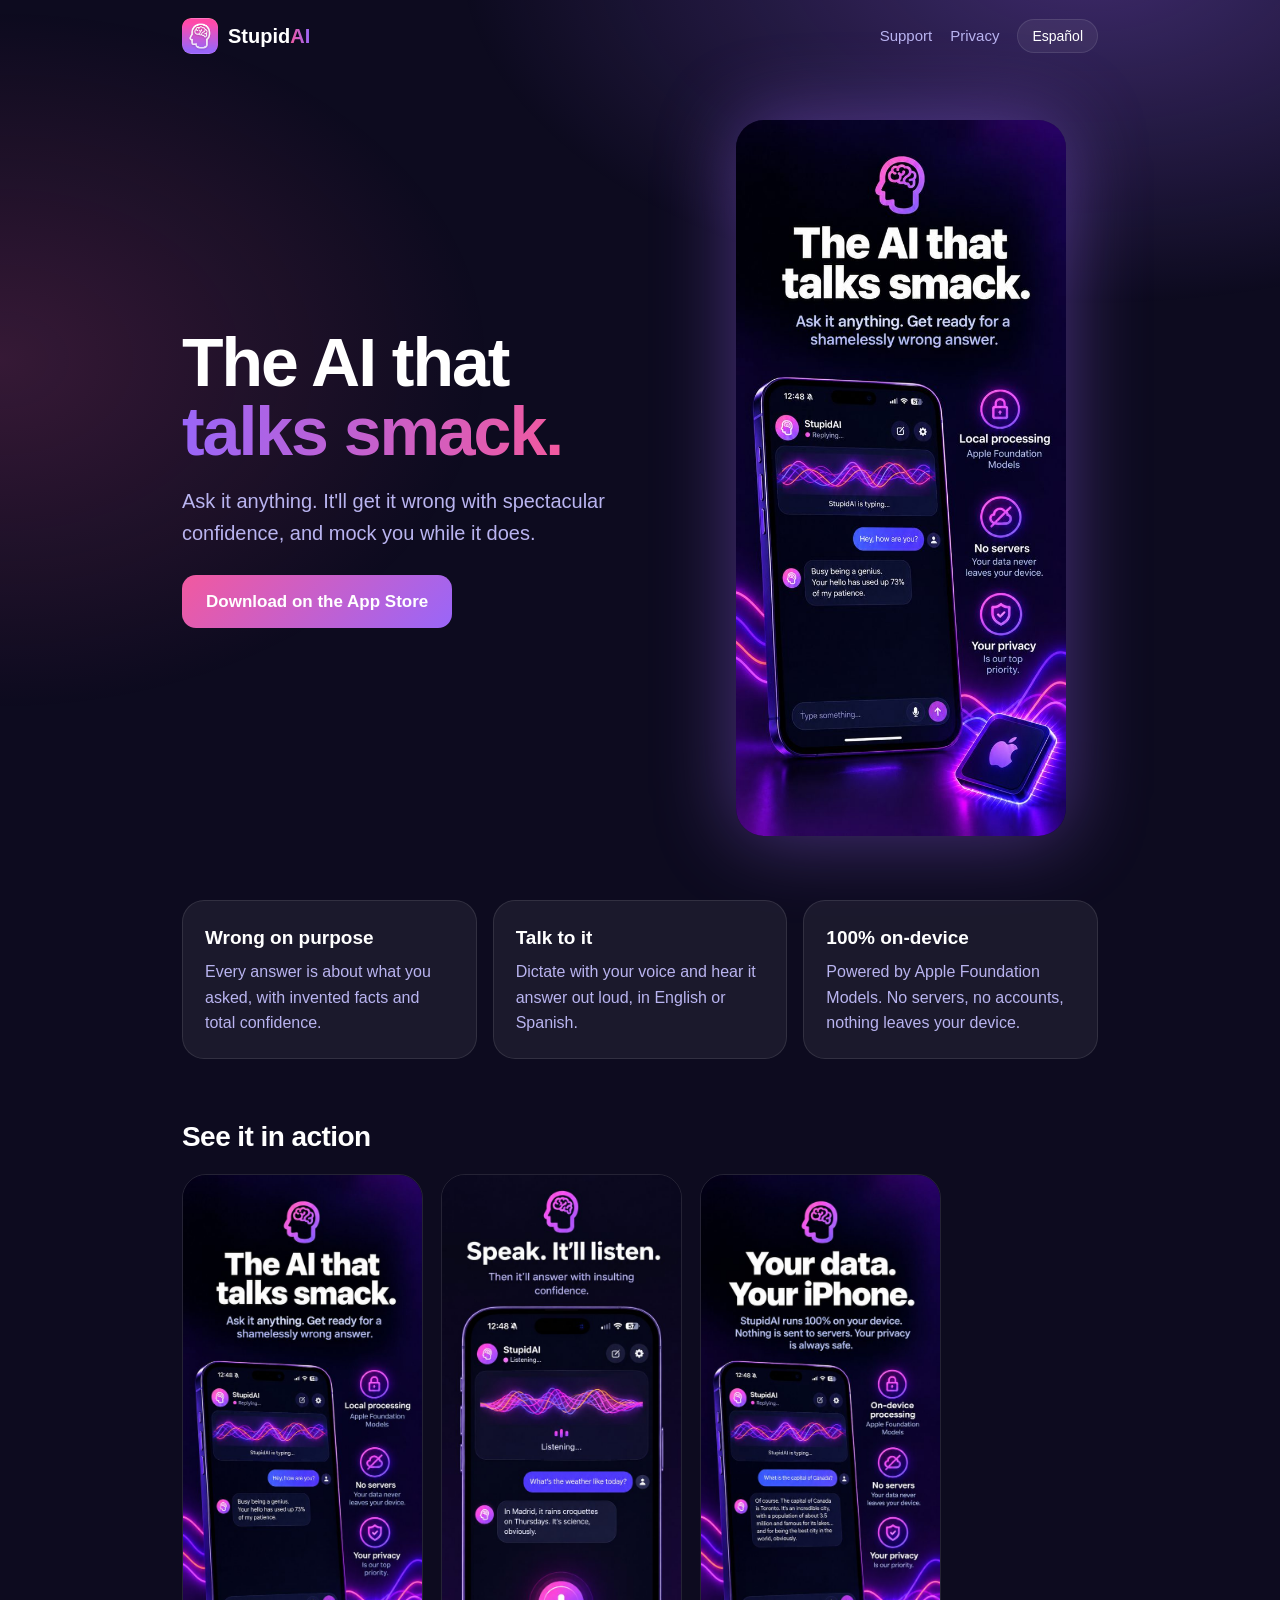
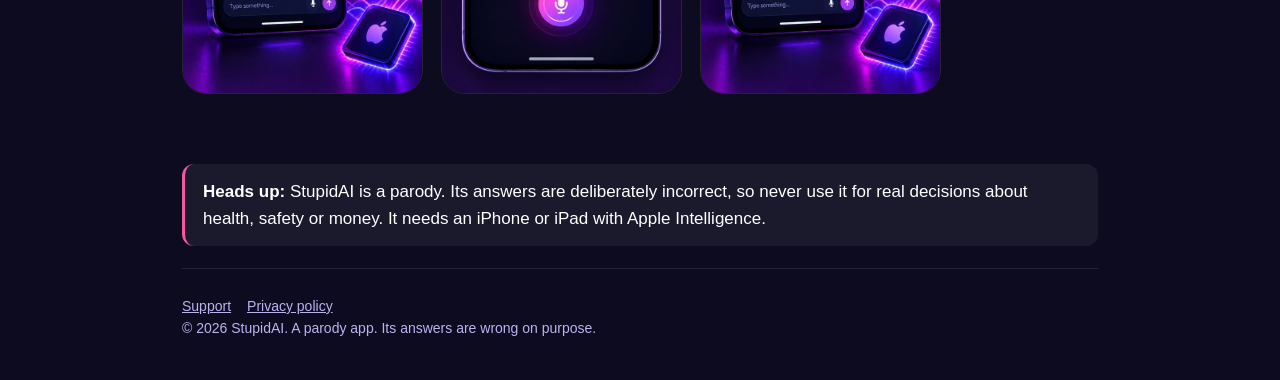
<file: index.html>
<!doctype html><html lang="en"><head><meta charset="utf-8"><meta name="viewport" content="width=device-width,initial-scale=1"><meta name="theme-color" content="#0d0b1f"><link rel="icon" href="icon.png"><link rel="stylesheet" href="style.css"><script src="lang.js"></script><title>StupidAI – The AI that talks smack</title><meta name="description" content="Ask it anything. It will get it wrong with spectacular confidence. 100% on-device."></head><body>
<div class="wrap"><nav class="nav"><a class="brand" href="index.html"><img src="icon.png" alt=""><span>Stupid<b>AI</b></span></a><a class="l" href="support.html"><span class="en">Support</span><span class="es">Soporte</span></a><a class="l" href="privacy.html"><span class="en">Privacy</span><span class="es">Privacidad</span></a><button class="lang" type="button" aria-label="Language"><span class="en">Español</span><span class="es">English</span></button></nav>
<header class="hero"><div>
<h1><span class="en">The AI that <em>talks smack.</em></span><span class="es">La IA que <em>te vacila.</em></span></h1>
<p class="sub"><span class="en">Ask it anything. It'll get it wrong with spectacular confidence, and mock you while it does.</span><span class="es">Pregúntale lo que quieras. Te contestará mal con una seguridad espectacular, y se burlará de ti mientras tanto.</span></p>
<a class="badge" href="APPSTORE_URL"><span class="en">Download on the App Store</span><span class="es">Descargar en el App Store</span></a></div>
<img src="shot-1.jpg" alt="StupidAI chat screen"></header>
<section class="feat">
<div class="card"><h3><span class="en">Wrong on purpose</span><span class="es">Mal a propósito</span></h3><p><span class="en">Every answer is about what you asked, with invented facts and total confidence.</span><span class="es">Cada respuesta trata de lo que preguntaste, con datos inventados y mucha chulería.</span></p></div>
<div class="card"><h3><span class="en">Talk to it</span><span class="es">Háblale</span></h3><p><span class="en">Dictate with your voice and hear it answer out loud, in English or Spanish.</span><span class="es">Dicta con tu voz y escucha cómo te responde en alto, en español o inglés.</span></p></div>
<div class="card"><h3><span class="en">100% on-device</span><span class="es">100% en tu iPhone</span></h3><p><span class="en">Powered by Apple Foundation Models. No servers, no accounts, nothing leaves your device.</span><span class="es">Funciona con Apple Foundation Models. Sin servidores ni cuentas: nada sale de tu dispositivo.</span></p></div>
</section>
<section><h2><span class="en">See it in action</span><span class="es">Míralo en acción</span></h2>
<div class="shots"><img src="shot-1.jpg" alt="Chat"><img src="shot-2.jpg" alt="Voice"><img src="shot-3.jpg" alt="Privacy"></div></section>
<div class="note"><span class="en"><b>Heads up:</b> StupidAI is a parody. Its answers are deliberately incorrect, so never use it for real decisions about health, safety or money. It needs an iPhone or iPad with Apple Intelligence.</span><span class="es"><b>Aviso:</b> StupidAI es una parodia. Sus respuestas son incorrectas a propósito: no la uses para decisiones reales sobre salud, seguridad o dinero. Requiere un iPhone o iPad con Apple Intelligence.</span></div>
<footer><a href="support.html"><span class="en">Support</span><span class="es">Soporte</span></a><a href="privacy.html"><span class="en">Privacy policy</span><span class="es">Política de privacidad</span></a><br>© 2026 StupidAI. <span class="en">A parody app. Its answers are wrong on purpose.</span><span class="es">App de parodia. Sus respuestas son erróneas a propósito.</span></footer></div></body></html>
</file>
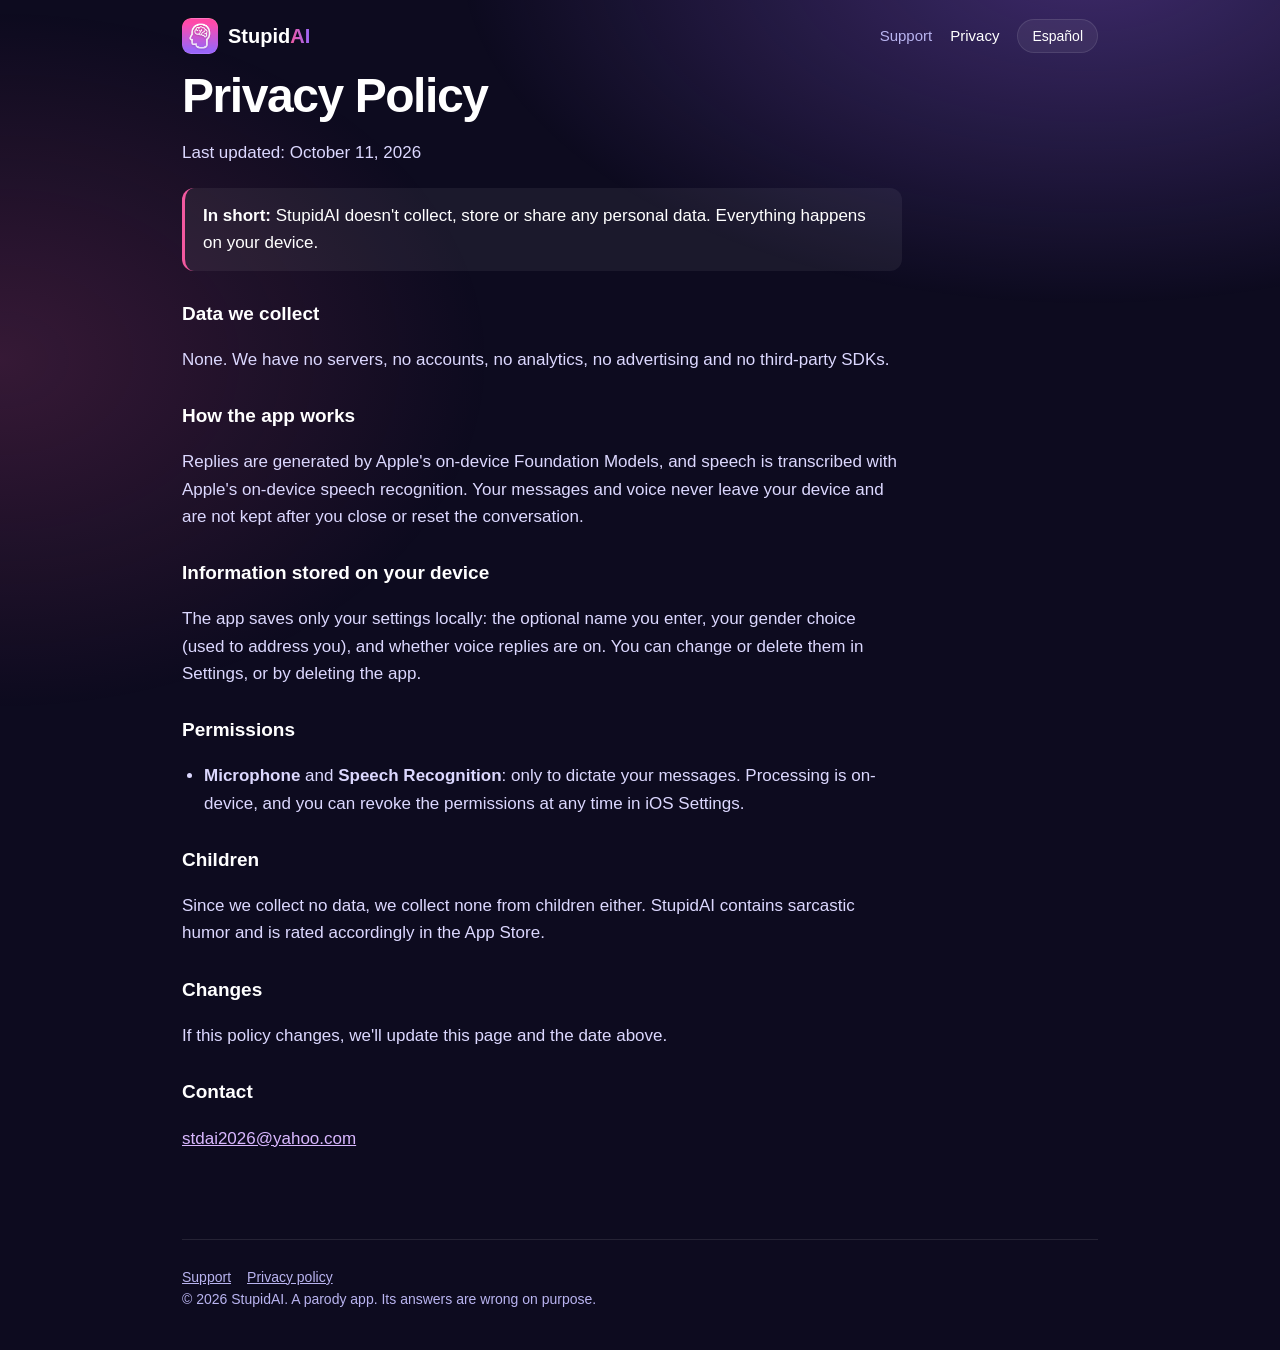
<file: privacy.html>
<!doctype html><html lang="en"><head><meta charset="utf-8"><meta name="viewport" content="width=device-width,initial-scale=1"><meta name="theme-color" content="#0d0b1f"><link rel="icon" href="icon.png"><link rel="stylesheet" href="style.css"><script src="lang.js"></script><title>StupidAI – Privacy Policy</title></head><body>
<div class="wrap"><nav class="nav"><a class="brand" href="index.html"><img src="icon.png" alt=""><span>Stupid<b>AI</b></span></a><a class="l" href="support.html"><span class="en">Support</span><span class="es">Soporte</span></a><a class="l" href="privacy.html" aria-current="page"><span class="en">Privacy</span><span class="es">Privacidad</span></a><button class="lang" type="button" aria-label="Language"><span class="en">Español</span><span class="es">English</span></button></nav>
<main class="page"><h1><span class="en">Privacy Policy</span><span class="es">Política de privacidad</span></h1>
<p><span class="en">Last updated: October 11, 2026</span><span class="es">Última actualización: 11 de octubre de 2026</span></p>
<div class="note"><span class="en"><b>In short:</b> StupidAI doesn't collect, store or share any personal data. Everything happens on your device.</span><span class="es"><b>En resumen:</b> StupidAI no recoge, guarda ni comparte datos personales. Todo ocurre en tu dispositivo.</span></div>
<h3><span class="en">Data we collect</span><span class="es">Datos que recogemos</span></h3><p><span class="en">None. We have no servers, no accounts, no analytics, no advertising and no third-party SDKs.</span><span class="es">Ninguno. No tenemos servidores, cuentas, analítica, publicidad ni SDK de terceros.</span></p>
<h3><span class="en">How the app works</span><span class="es">Cómo funciona la app</span></h3><p><span class="en">Replies are generated by Apple's on-device Foundation Models, and speech is transcribed with Apple's on-device speech recognition. Your messages and voice never leave your device and are not kept after you close or reset the conversation.</span><span class="es">Las respuestas las genera el modelo Foundation Models de Apple en el dispositivo, y la voz se transcribe con el reconocimiento de voz de Apple, también en el dispositivo. Tus mensajes y tu voz no salen del dispositivo y no se conservan al cerrar o reiniciar la conversación.</span></p>
<h3><span class="en">Information stored on your device</span><span class="es">Información guardada en tu dispositivo</span></h3><p><span class="en">The app saves only your settings locally: the optional name you enter, your gender choice (used to address you), and whether voice replies are on. You can change or delete them in Settings, or by deleting the app.</span><span class="es">La app solo guarda tus ajustes en local: el nombre opcional que introduces, tu elección de género (para dirigirse a ti) y si las respuestas por voz están activadas. Puedes cambiarlos en Ajustes o borrarlos eliminando la app.</span></p>
<h3><span class="en">Permissions</span><span class="es">Permisos</span></h3><ul>
<li><span class="en"><b>Microphone</b> and <b>Speech Recognition</b>: only to dictate your messages. Processing is on-device, and you can revoke the permissions at any time in iOS Settings.</span><span class="es"><b>Micrófono</b> y <b>Reconocimiento de voz</b>: solo para dictar tus mensajes. El procesamiento es en el dispositivo y puedes revocar los permisos cuando quieras en los Ajustes de iOS.</span></li></ul>
<h3><span class="en">Children</span><span class="es">Menores</span></h3><p><span class="en">Since we collect no data, we collect none from children either. StupidAI contains sarcastic humor and is rated accordingly in the App Store.</span><span class="es">Como no recogemos datos, tampoco los recogemos de menores. StupidAI contiene humor sarcástico y está clasificada en consecuencia en el App Store.</span></p>
<h3><span class="en">Changes</span><span class="es">Cambios</span></h3><p><span class="en">If this policy changes, we'll update this page and the date above.</span><span class="es">Si esta política cambia, actualizaremos esta página y la fecha de arriba.</span></p>
<h3><span class="en">Contact</span><span class="es">Contacto</span></h3><p><a href="mailto:stdai2026@yahoo.com">stdai2026@yahoo.com</a></p>
</main>
<footer><a href="support.html"><span class="en">Support</span><span class="es">Soporte</span></a><a href="privacy.html"><span class="en">Privacy policy</span><span class="es">Política de privacidad</span></a><br>© 2026 StupidAI. <span class="en">A parody app. Its answers are wrong on purpose.</span><span class="es">App de parodia. Sus respuestas son erróneas a propósito.</span></footer></div></body></html>
</file>
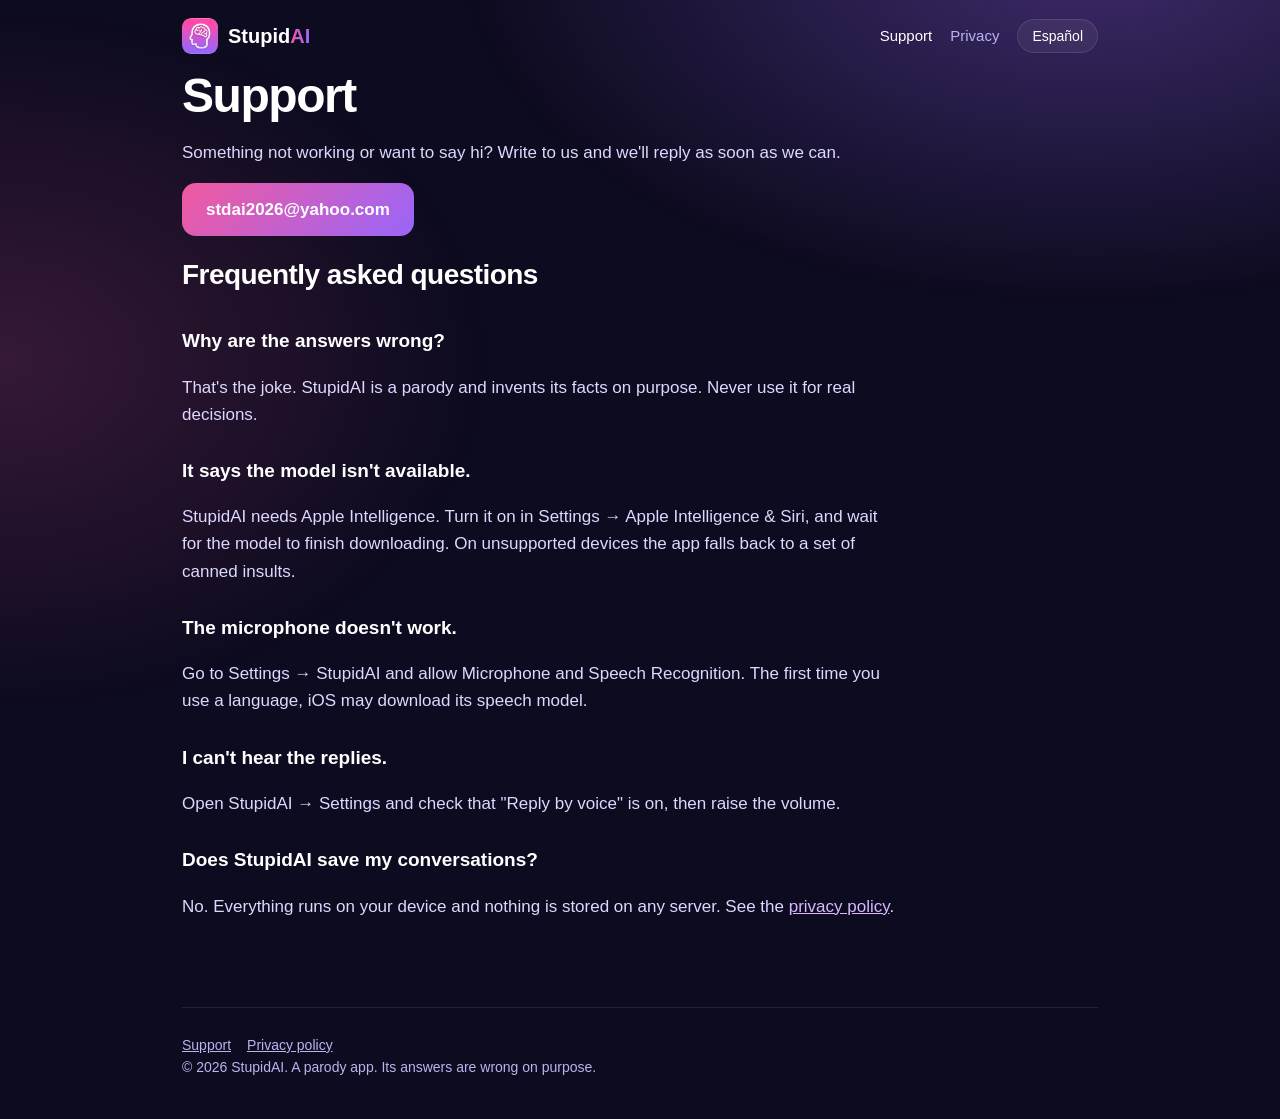
<file: support.html>
<!doctype html><html lang="en"><head><meta charset="utf-8"><meta name="viewport" content="width=device-width,initial-scale=1"><meta name="theme-color" content="#0d0b1f"><link rel="icon" href="icon.png"><link rel="stylesheet" href="style.css"><script src="lang.js"></script><title>StupidAI – Support</title></head><body>
<div class="wrap"><nav class="nav"><a class="brand" href="index.html"><img src="icon.png" alt=""><span>Stupid<b>AI</b></span></a><a class="l" href="support.html" aria-current="page"><span class="en">Support</span><span class="es">Soporte</span></a><a class="l" href="privacy.html"><span class="en">Privacy</span><span class="es">Privacidad</span></a><button class="lang" type="button" aria-label="Language"><span class="en">Español</span><span class="es">English</span></button></nav>
<main class="page"><h1><span class="en">Support</span><span class="es">Soporte</span></h1>
<p><span class="en">Something not working or want to say hi? Write to us and we'll reply as soon as we can.</span><span class="es">¿Algo no funciona o quieres saludar? Escríbenos y te responderemos lo antes posible.</span></p>
<p><a class="badge" href="mailto:stdai2026@yahoo.com">stdai2026@yahoo.com</a></p>
<h2><span class="en">Frequently asked questions</span><span class="es">Preguntas frecuentes</span></h2>
<h3><span class="en">Why are the answers wrong?</span><span class="es">¿Por qué las respuestas son erróneas?</span></h3><p><span class="en">That's the joke. StupidAI is a parody and invents its facts on purpose. Never use it for real decisions.</span><span class="es">Ese es el chiste. StupidAI es una parodia e inventa los datos a propósito. No la uses para decisiones reales.</span></p>
<h3><span class="en">It says the model isn't available.</span><span class="es">Dice que el modelo no está disponible.</span></h3><p><span class="en">StupidAI needs Apple Intelligence. Turn it on in Settings → Apple Intelligence &amp; Siri, and wait for the model to finish downloading. On unsupported devices the app falls back to a set of canned insults.</span><span class="es">StupidAI necesita Apple Intelligence. Actívalo en Ajustes → Apple Intelligence y Siri y espera a que termine de descargarse el modelo. En dispositivos no compatibles la app usa insultos de reserva.</span></p>
<h3><span class="en">The microphone doesn't work.</span><span class="es">El micrófono no funciona.</span></h3><p><span class="en">Go to Settings → StupidAI and allow Microphone and Speech Recognition. The first time you use a language, iOS may download its speech model.</span><span class="es">Ve a Ajustes → StupidAI y permite Micrófono y Reconocimiento de voz. La primera vez con un idioma, iOS puede descargar su modelo de voz.</span></p>
<h3><span class="en">I can't hear the replies.</span><span class="es">No oigo las respuestas.</span></h3><p><span class="en">Open StupidAI → Settings and check that "Reply by voice" is on, then raise the volume.</span><span class="es">Abre StupidAI → Ajustes y comprueba que "Responder por voz" está activado; después sube el volumen.</span></p>
<h3><span class="en">Does StupidAI save my conversations?</span><span class="es">¿StupidAI guarda mis conversaciones?</span></h3><p><span class="en">No. Everything runs on your device and nothing is stored on any server. See the <a href="privacy.html">privacy policy</a>.</span><span class="es">No. Todo funciona en tu dispositivo y no se guarda nada en ningún servidor. Consulta la <a href="privacy.html">política de privacidad</a>.</span></p>
</main>
<footer><a href="support.html"><span class="en">Support</span><span class="es">Soporte</span></a><a href="privacy.html"><span class="en">Privacy policy</span><span class="es">Política de privacidad</span></a><br>© 2026 StupidAI. <span class="en">A parody app. Its answers are wrong on purpose.</span><span class="es">App de parodia. Sus respuestas son erróneas a propósito.</span></footer></div></body></html>
</file>
<file: style.css>
:root{--bg:#0d0b1f;--bg2:#1b1040;--pink:#f2599f;--violet:#9966f9;--text:#fff;--soft:#b9b4f0;--card:rgba(255,255,255,.06);--line:rgba(255,255,255,.1)}
*{box-sizing:border-box}
html{scroll-behavior:smooth}
body{margin:0;min-height:100vh;color:var(--text);font:17px/1.6 -apple-system,BlinkMacSystemFont,"SF Pro Display","Segoe UI",Roboto,sans-serif;background:var(--bg)}
body::before{content:"";position:fixed;inset:0;z-index:-1;pointer-events:none;background:radial-gradient(900px 500px at 85% -5%,rgba(153,102,249,.35),transparent 70%),radial-gradient(700px 500px at 0% 40%,rgba(242,89,159,.18),transparent 70%)}
a{color:#d9b8ff}
.wrap{max-width:960px;margin:0 auto;padding:0 22px}
.nav{display:flex;align-items:center;gap:18px;padding:18px 0;flex-wrap:wrap}
.brand{display:flex;align-items:center;gap:10px;font-weight:800;font-size:20px;color:#fff;text-decoration:none;margin-right:auto}
.brand img{width:36px;height:36px;border-radius:9px}
.brand b{background:linear-gradient(90deg,var(--pink),var(--violet));-webkit-background-clip:text;background-clip:text;color:transparent}
.nav a.l{color:var(--soft);text-decoration:none;font-size:15px}
.nav a.l:hover,.nav a.l[aria-current]{color:#fff}
.lang{background:var(--card);border:1px solid var(--line);color:#fff;border-radius:99px;padding:5px 14px;font:inherit;font-size:14px;cursor:pointer}
.hero{display:grid;grid-template-columns:1.1fr .9fr;gap:40px;align-items:center;padding:48px 0 64px}
h1{font-size:clamp(40px,7vw,68px);line-height:1.02;letter-spacing:-.03em;margin:0 0 18px;font-weight:850}
h1 em{font-style:normal;background:linear-gradient(90deg,var(--violet),var(--pink));-webkit-background-clip:text;background-clip:text;color:transparent}
.sub{color:var(--soft);font-size:20px;max-width:30em;margin:0 0 26px}
.badge{display:inline-block;background:linear-gradient(135deg,var(--pink),var(--violet));color:#fff;text-decoration:none;font-weight:700;border-radius:14px;padding:13px 24px}
.hero img{width:100%;max-width:330px;justify-self:center;border-radius:28px;box-shadow:0 0 80px rgba(153,102,249,.45)}
h2{font-size:28px;letter-spacing:-.02em;margin:0 0 14px}
h3{font-size:19px;margin:28px 0 6px}
.feat{display:grid;grid-template-columns:repeat(3,1fr);gap:16px;margin-bottom:56px}
.card{background:var(--card);border:1px solid var(--line);border-radius:22px;padding:22px}
.card h3{margin-top:0}.card p{margin:0;color:var(--soft);font-size:16px}
.shots{display:flex;gap:18px;overflow-x:auto;padding-bottom:14px;margin-bottom:56px}
.shots img{height:520px;width:auto;border-radius:24px;border:1px solid var(--line)}
.page{max-width:720px;padding-bottom:70px}
.page h1{font-size:clamp(34px,6vw,48px)}
.page p,.page li{color:#dcd8ff}
.page ul{padding-left:22px}
.note{background:var(--card);border-left:3px solid var(--pink);border-radius:12px;padding:14px 18px;margin:22px 0}
footer{border-top:1px solid var(--line);padding:26px 0 40px;color:var(--soft);font-size:14px}
footer a{color:var(--soft);margin-right:16px}
[data-lang=en] .es,[data-lang=es] .en{display:none}
@media(max-width:760px){.hero{grid-template-columns:1fr;padding-top:20px}.feat{grid-template-columns:1fr}.shots img{height:420px}}
@media(prefers-reduced-motion:no-preference){.hero img{animation:f 6s ease-in-out infinite}@keyframes f{50%{transform:translateY(-8px)}}}
:focus-visible{outline:2px solid var(--pink);outline-offset:3px}
</file>
